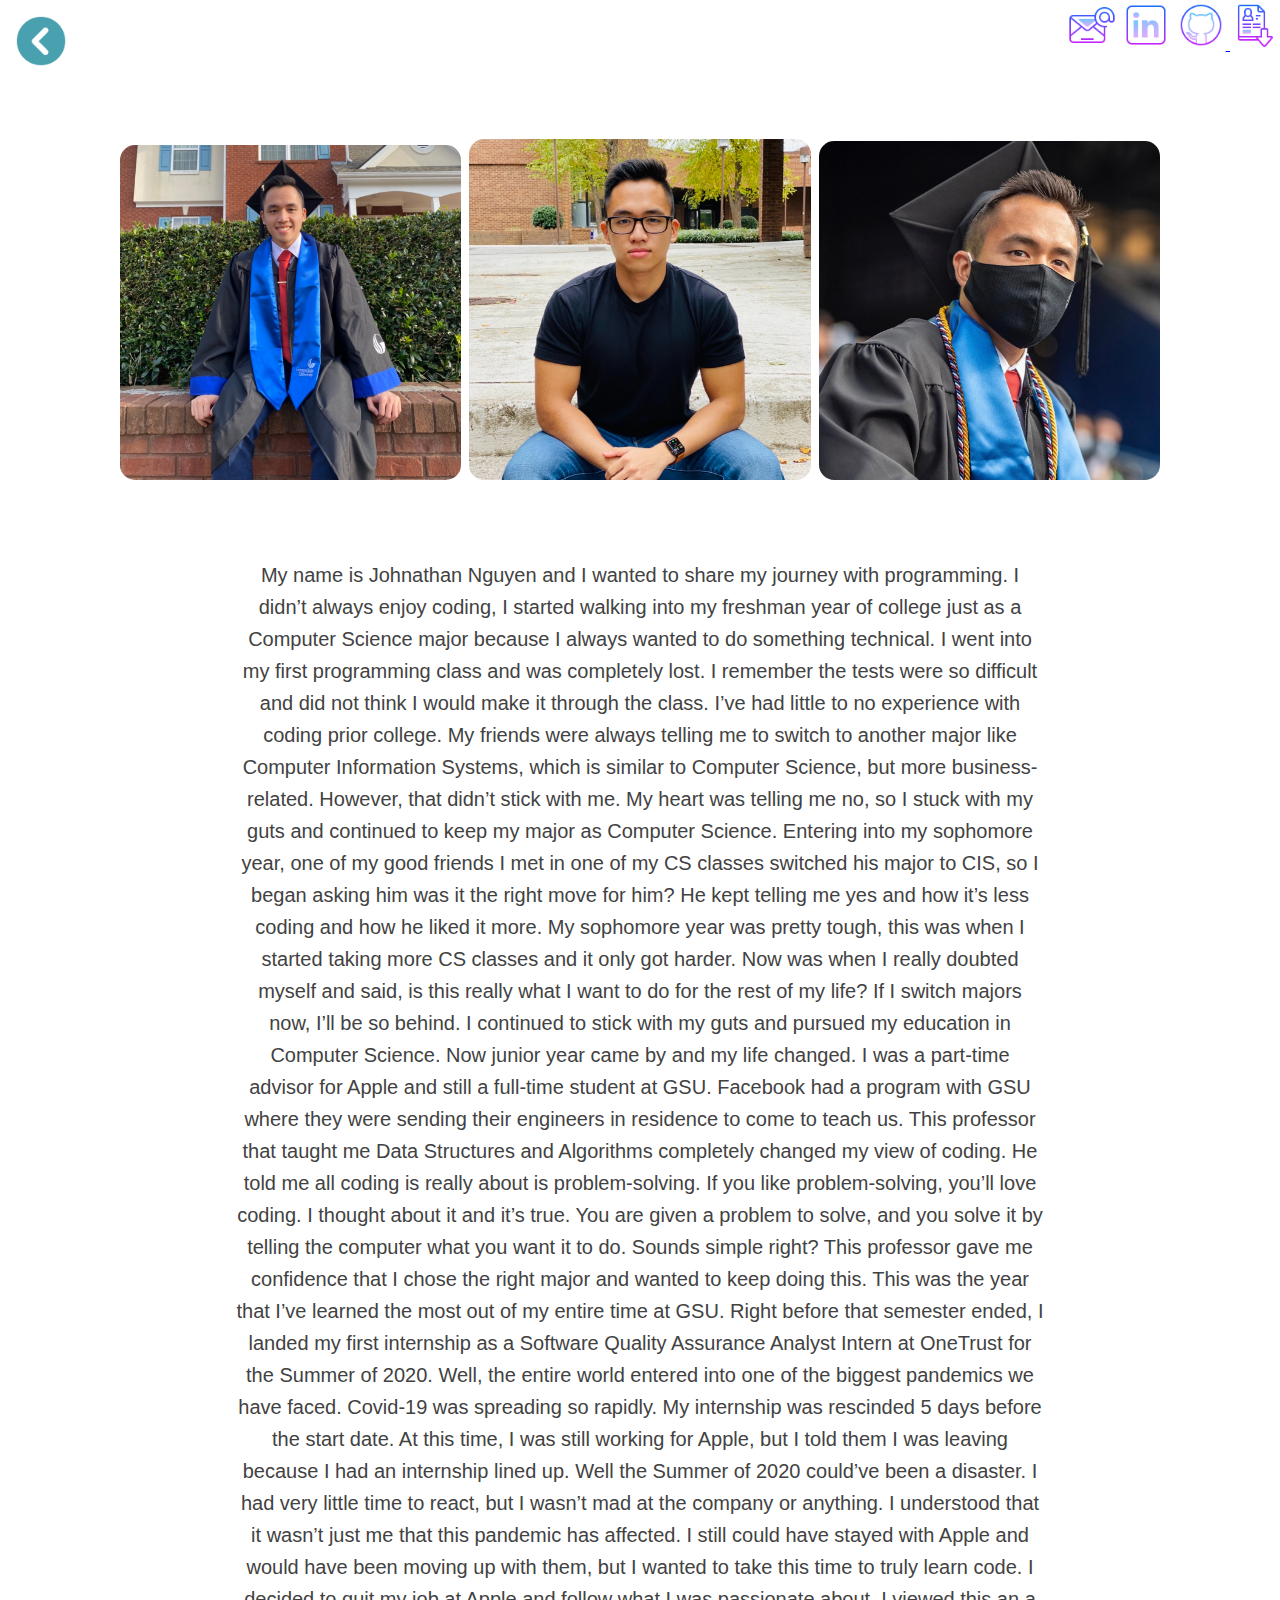
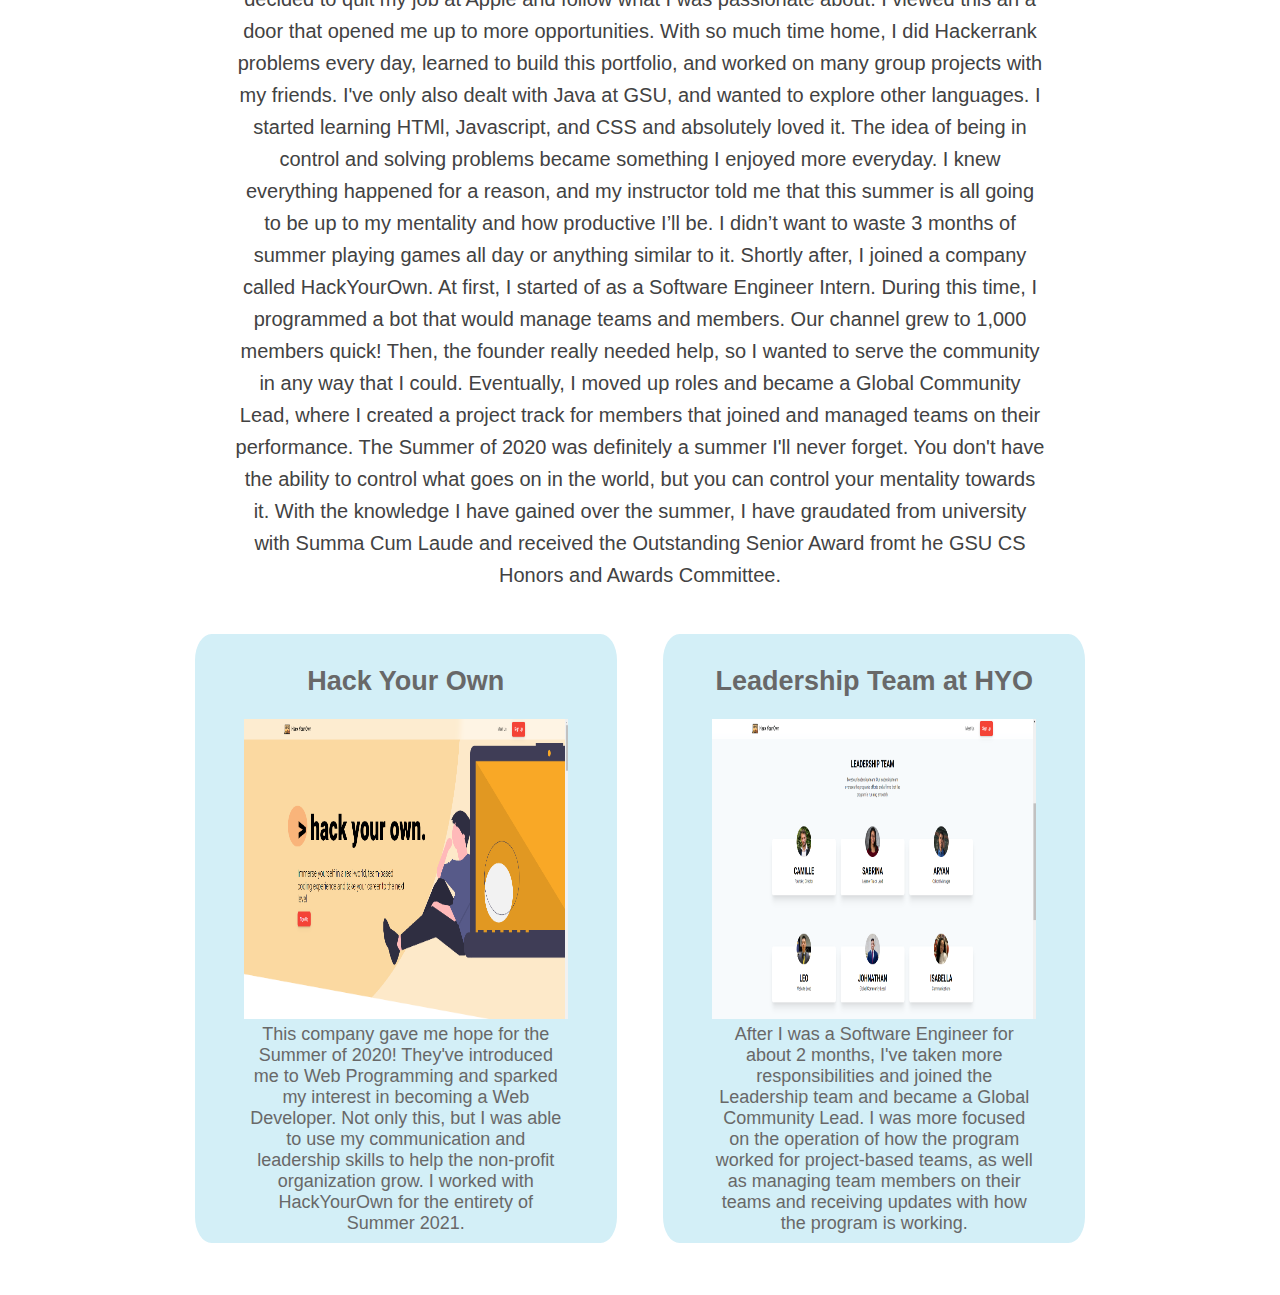
<file: aboutme.html>
<!DOCTYPE html>
<html lang="en-us">

<head>
    <meta charset="UTF-8">
    <link rel="stylesheet" href="./css/about.css" type="text/css">
    <TITLE>About Me</TITLE>
</head>

<!---3) Image as a background-->

<body>
    <div id="heading">
        <h1>About Me</h1>
        <img id="grad" src="./images/grad.jpg" alt="grad">
        <img id="headshot" src="./images/headshot.jpg" alt="headshot">
        <img id="gradmask" src="./images/gradmask.jpg" alt="gradmask">

    </div>

    <div id="container">
        <div id="aboutme">
            <p>My name is Johnathan Nguyen and I wanted to share my journey with programming. I didn’t always enjoy
                coding,
                I started walking into my freshman year of college just as a Computer Science major because I always
                wanted to
                do something technical. I went into my first programming class and was completely lost. I remember the
                tests were
                so difficult and did not think I would make it through the class. I’ve had little to no experience with
                coding prior college.
                My friends were always telling me to switch to another major like Computer Information Systems, which is
                similar to
                Computer Science, but more business-related. However, that didn’t stick with me. My heart was telling me
                no, so
                I stuck with my guts and continued to keep my major as Computer Science. Entering into my sophomore
                year, one of
                my good friends I met in one of my CS classes switched his major to CIS, so I began asking him was it
                the right
                move for him? He kept telling me yes and how it’s less coding and how he liked it more. My sophomore
                year was
                pretty tough, this was when I started taking more CS classes and it only got harder. Now was when I
                really
                doubted myself and said, is this really what I want to do for the rest of my life? If I switch majors
                now, I’ll be so behind. I continued to stick with my guts and pursued my education in Computer Science.
                Now junior year came by and my life changed. I was a part-time advisor for Apple and still a full-time
                student at GSU. Facebook had a program with GSU where they were sending their engineers in residence to
                come to
                teach us. This professor that taught me Data Structures and Algorithms completely changed my view of
                coding. He
                told me all coding is really about is problem-solving. If you like problem-solving, you’ll love coding.
                I thought
                about it and it’s true. You are given a problem to solve, and you solve it by telling the computer what
                you want
                it to do. Sounds simple right? This professor gave me confidence that I chose the right major and wanted
                to keep
                doing this. This was the year that I’ve learned the most out of my entire time at GSU. Right before that
                semester
                ended, I landed my first internship as a Software Quality Assurance Analyst Intern at OneTrust for the
                Summer of
                2020. Well, the entire world entered into one of the biggest pandemics we have faced. Covid-19 was
                spreading so
                rapidly. My internship was rescinded 5 days before the start date. At this time, I was still working for
                Apple,
                but I told them I was leaving because I had an internship lined up. Well the Summer of 2020 could’ve
                been a disaster.
                I had very little time to react, but I wasn’t mad at the company or anything. I understood that it
                wasn’t just me that
                this pandemic has affected. I still could have stayed with Apple and would have been moving up with
                them, but I
                wanted to take this time to truly learn code. I decided to quit my job at Apple and follow what I was
                passionate
                about. I viewed this an a door that opened me up to more opportunities. With so much time home, I did
                Hackerrank
                problems every day, learned to build this portfolio, and worked on many group projects with my friends.
                I've only
                also dealt with Java at GSU, and wanted to explore other languages. I started learning HTMl, Javascript,
                and CSS
                and absolutely loved it. The idea of being in control and solving problems became something I enjoyed
                more everyday.
                I knew everything happened for a reason, and my instructor told me that this summer is all going to be
                up to my mentality
                and how productive I’ll be. I didn’t want to waste 3 months of summer playing games all day or anything
                similar
                to it. Shortly after, I joined a company called HackYourOwn. At first, I started of as a Software
                Engineer Intern. During this time,
                I programmed a bot that would manage teams and members. Our channel grew to 1,000 members quick! Then,
                the founder really needed help,
                so I wanted to serve the community in any way that I could. Eventually, I moved up roles and became a
                Global Community Lead, where I created a
                project track for members that joined and managed teams on their performance. The Summer of 2020 was
                definitely a summer
                I'll never forget. You don't have the ability to control what goes on in the world, but you can control
                your mentality towards it.
                With the knowledge I have gained over the summer, I have graudated from university with Summa Cum Laude
                and received the Outstanding Senior Award
                fromt he GSU CS Honors and Awards
                Committee.
            </p>
        </div>


        <div id="hyo">
            <div id="hyo1">
                <a href="http://hackyourown.org/">
                    <header>
                        <h2>Hack Your Own</h2>
                    </header>
                    <img src="images/HYO.png" alt="hyoimg1" />
                    <p>This company gave me hope for the Summer of 2020! They've introduced me to Web Programming and
                        sparked my interest in becoming a Web Developer. Not only this, but I was able to use my
                        communication and leadership skills to help the non-profit organization grow. I worked with
                        HackYourOwn for the entirety of Summer 2021.
                    </p>

                </a>
            </div>

            <div id="hyo2">
                <a href="http://hackyourown.org/meet-us">
                    <header>
                        <h2>Leadership Team at HYO</h2>
                    </header>
                    <img src="images/Leadership.png" alt="" />
                    <p>After I was a Software Engineer for about 2 months, I've taken more responsibilities and joined
                        the Leadership team and became a Global Community Lead. I was more focused on the operation
                        of how the program worked for project-based teams, as well as managing team members on their
                        teams
                        and receiving updates with how the program is working.
                    </p>
                </a>
            </div>
        </div>
    </div>
    <div id="links">
        <section class="contact-info">
            <a href="mailto:johnathan.nguyen1999@gmail.com"><img src="images/email.png" alt="email"></a>
            <a href="https://www.linkedin.com/in/johnathan-nguyen-001768147"><img src="images/linkedin.png"
                    alt="linkedin"></a>
            <a href="https://github.com/jnguyen113">
                <img src="images/github.png" alt="github">
            </a>
            <a href="Johnathan_Nguyen_Resume.docx" download>
                <img src="images/Resume.png" alt="resume">
            </a>
        </section>
    </div>
    <div id="back">
        <a href="index.html"><img src="images/back.png" alt="back"></a>
    </div>




</body>

</html>
</file>
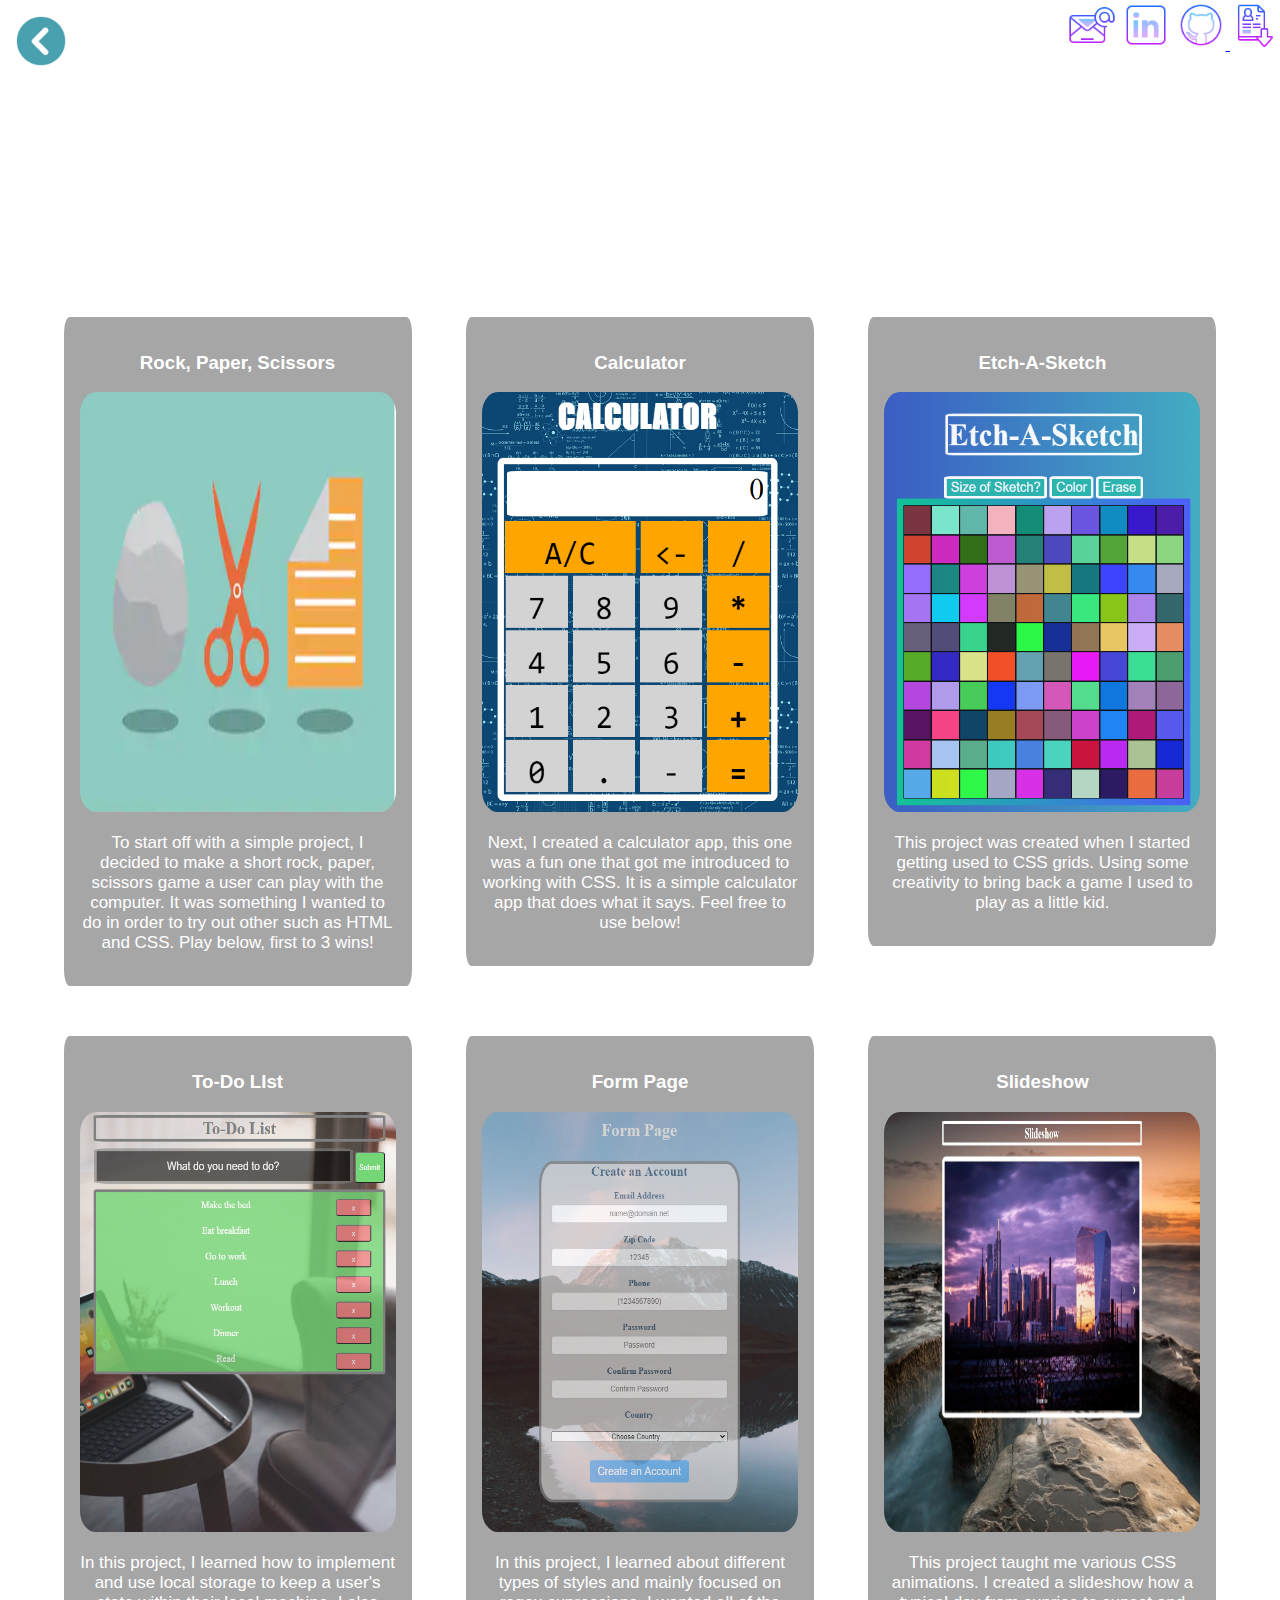
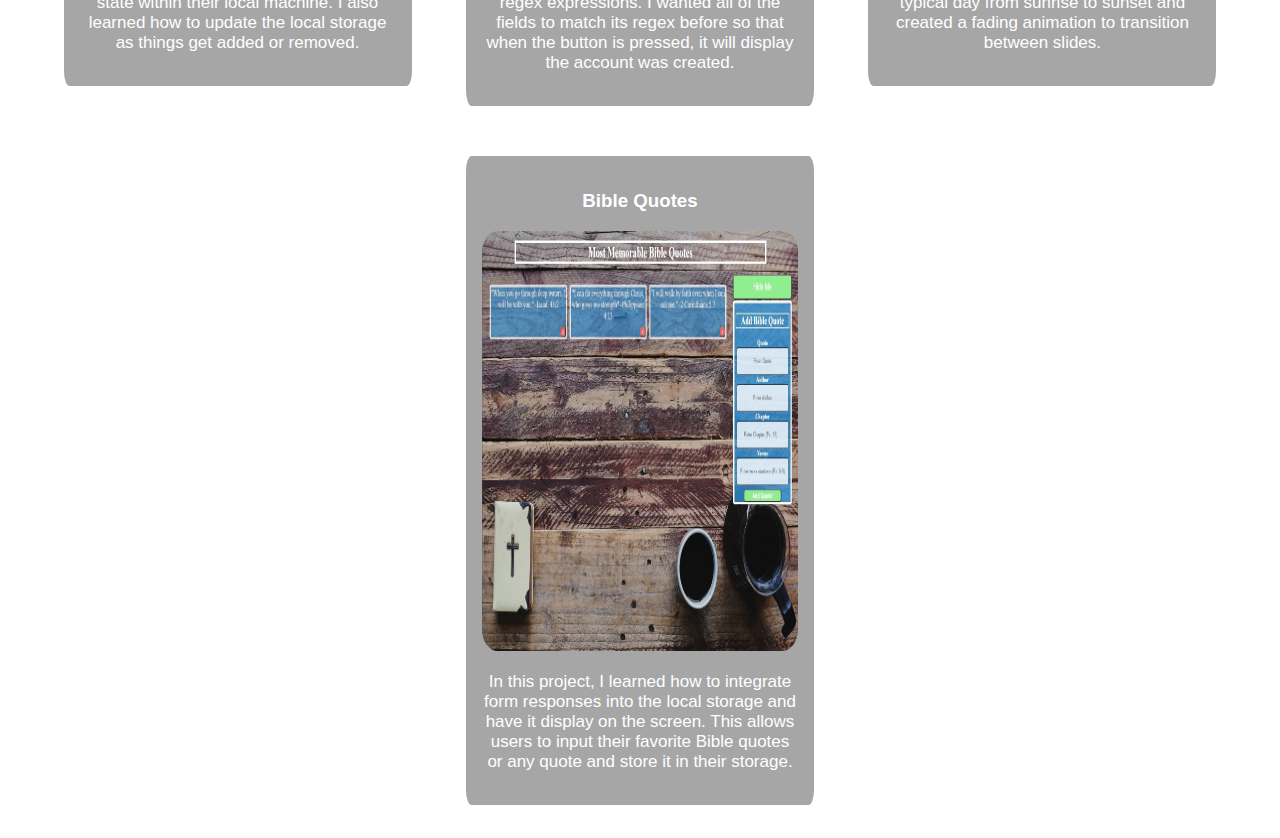
<file: personalProjects.html>
<!DOCTYPE html>
<html lang="en-us">

<head>
    <meta charset="UTF-8">
    <link rel="stylesheet" href="css/project.css" type="text/css">
    <TITLE>Johnathan Nguyen's Personal Projects</TITLE>
</head>

<!---3) Image as a background-->

<body>
    <div id="entirebody">

        <div id="heading">
            <h1>My Personal Projects</h1>
        </div>
        <p class="description"> Here is all the personal Projects I've worked on to gain knowledge
            of the Web Development Technologies. The projects are listed in the order of creation,
            my newest and more rigorous projects are at the bottom. These are the small projects that came up in my mind
            that I decided to code out. By starting from the
            basics, I was able to relearn some of the old things that I may have missed. In here is all my
            projects, even the ones I haven't listed below. You can also view the source codes here.
        </p>
        <div id="container">

            <div id="rps">
                <a href="https://jnguyen113.github.io/rps/">
                    <h3>Rock, Paper, Scissors</h3> <img src="images/rps.png" alt="rockpaperscissors" />
                    <p>To start off with a simple project, I decided to make a short rock, paper, scissors game
                        a user can
                        play with the computer. It was something I wanted to do in order to try out other such
                        as HTML and
                        CSS. Play below, first to 3 wins!</p>
                </a>
            </div>
            <div id="calc">
                <a href="https://jnguyen113.github.io/Calculator/">
                    <h3>Calculator</h3>
                    <img src="images/calculator.png" alt="calculator" />
                    <p>Next, I created a calculator app, this one was a fun one that got me introduced to working
                        with CSS.
                        It is a simple calculator app that does what it says. Feel free to use below!</p>
                </a>
            </div>
            <div id="etch">
                <a href="https://jnguyen113.github.io/Sketch/">
                    <h3>Etch-A-Sketch</h3>
                    <img src="images/sketch.png" alt="sketch" />
                    <p>This project was created when I started getting used to CSS grids. Using some creativity to
                        bring
                        back a game I used to play as a little kid. </p>
                </a>
            </div>
            <div id="todo">
                <a href="https://jnguyen113.github.io/todo/">
                    <h3>To-Do LIst</h3>
                    <img src="images/todo.png" alt="todo" />
                    <p>In this project, I learned how to implement and use local storage to keep a user's state
                        within their
                        local machine. I also learned how to update the local storage as things get added or
                        removed.</p>
                </a>
            </div>
            <div id="formpage">
                <a href="https://jnguyen113.github.io/Form/">
                    <h3>Form Page</h3>
                    <img src="images/form.png" alt="forms" />
                    <p>In this project, I learned about different types of styles and mainly focused on regex
                        expressions. I
                        wanted all of the fields to match its regex before so that when the button is pressed, it
                        will
                        display the account was created.</p>
                </a>
            </div>
            <div id="slideshow">
                <a href="https://jnguyen113.github.io/slideshow/">
                    <h3>Slideshow</h3>
                    <img src="images/slideshow.jpg" alt="slideshow" />
                    <p>This project taught me various CSS animations. I created a slideshow how a typical day from
                        sunrise
                        to sunset and created a fading animation to transition between slides. </p>
                </a>
            </div>
            <div id="bibleQuotes">
                <a href="https://jnguyen113.github.io/Quotes/">
                    <h3>Bible Quotes</h3>
                    <img src="images/quotes.jpg" alt="quotes" />
                    <p>In this project, I learned how to integrate form responses into the local storage and
                        have it display
                        on the screen. This allows users to input their favorite Bible quotes or any quote and
                        store it in
                        their storage.</p>
                </a>
            </div>
        </div>

    </div>

    <div id="links">
        <section class="contact-info">
            <a href="mailto:johnathan.nguyen1999@gmail.com"><img src="images/email.png" alt="email"></a>
            <a href="https://www.linkedin.com/in/johnathan-nguyen-001768147"><img src="images/linkedin.png"
                    alt="linkedin"></a>
            <a href="https://github.com/jnguyen113">
                <img src="images/github.png" alt="github">
            </a>
            <a href="Johnathan_Nguyen_Resume.docx" download>
                <img src="images/Resume.png" alt="resume">
            </a>
        </section>
    </div>
    <div id="back">
        <a href="index.html"><img src="images/back.png" alt="back"></a>
    </div>


</body>

</html>
</file>
<file: css/about.css>
h1{
    font-size: 70px;
    margin-bottom: 10px;
    text-align: center;
    color: white;
}

body{
    background-image: url('https://images.unsplash.com/photo-1557683316-973673baf926?ixlib=rb-1.2.1&ixid=MnwxMjA3fDB8MHxwaG90by1wYWdlfHx8fGVufDB8fHx8&auto=format&fit=crop&w=1015&q=80') ;
    background-size: cover;
    background-repeat: no-repeat;
    font-family:'Gill Sans', 'Gill Sans MT', Calibri, 'Trebuchet MS', sans-serif;
    text-align: center;
}

#heading img{
    height: 30%;
    width: 27%;
    border: 2px solid white;
    border-radius: 5%;
}

#grad, #headshot, #gradmask{
    margin-bottom: 2em;
}

#container{
    border: 5px solid white;
    background-color: rgba(255, 255, 255, 0.651);
    border-radius: 5%;
    padding: 1em;
    width: 80%;
    margin: 0 auto;
}

#aboutme{
    color: rgb(66, 66, 66);
    font-size: 20px;
    width: 80%;
    margin: auto;
}

#aboutme p{
    line-height: 1.6;
}

#hyo{
    text-align: center;
    color: white;
    width: 100%;
    display: flex;
    justify-content: center;
}

#hyo a{
    text-decoration: none;
    color: black;
}



#hyo1 img, #hyo2 img{
    height: 300px;
    width: 80%;
}

#hyo1 p, #hyo2 p{
    width: 80%;
    margin: auto;
    color: rgb(104, 104, 104);
}


h2{
    color: rgb(104, 104, 104);
}

#hyo1, #hyo2{
    background-color: rgba(187, 230, 243, 0.651);
    margin: 1em;
    border: 5px solid white;
    border-radius: 5%;
    width: 40%;
    padding: .5em;
    font-size: 18px;
}

#hyo1:hover, #hyo2:hover{
    transform: scale(1.05);
}


#links{
    position: absolute;
    top: 0;
    right: 0;
}

#links img{
    height: 50px;
    width: 50px;
}

#links img:hover{
    transform: scale(1.2);
}

#back{
    position: absolute;
    margin-top: 1em;
    margin-left: 1em;
    top: 0;
    left: 0;
}

#back img{
    height: 50px;
    width: 50px;
}

#back img:hover{
    transform: scale(1.2);
}
</file>
<file: css/project.css>
h1{
    font-size: 70px;
    margin-bottom: 10px;
}

body{
    background-image: url('https://media.gettyimages.com/videos/smooth-clean-and-abstract-looped-gradient-background-4k-video-for-video-id1146013421?s=640x640') ;
    background-size: cover;
    background-repeat: no-repeat;
    font-family:'Gill Sans', 'Gill Sans MT', Calibri, 'Trebuchet MS', sans-serif;
}

#heading{
    color: white;
    text-align: center;
}

.description{
    margin: auto;
    font-size: 20px;
    width: 80%;
    color: white;
    text-align: center;
    margin-bottom: 2em;
}

h3{
    color: white;
    text-align: center;
}

#entirebody{
    text-align: center;
    margin: 0 auto;
    width: 100%;
}

#container{
    display: inline-block;
    justify-content: center;
    position: relative;
}


#container a{
    text-decoration: none;
    color: white;
}

#container a:hover{
    transform: scale(1.2);
}

#container img{
    text-align: center;
    height: 420px;
    width: 100%;
    border-radius: 5%;
}


#rps, #calc, #etch, #todo, #formpage, #slideshow, #bibleQuotes {
    background-color: rgba(128, 128, 128, 0.699);
    width: 25%;
    height: 60%;
    margin: 20px;
    display: inline-block;
    vertical-align: top;
    border: 5px solid white;
    border-radius: 3%;
    padding: 1em;
}

p{
    font-size: 17px;
}

#rps:hover, #calc:hover, #etch:hover, #todo:hover, #formpage:hover, #slideshow:hover, #bibleQuotes:hover{
    transform: scale(1.1);
}

#links{
    position: absolute;
    top: 0;
    right: 0;
}

#links img{
    height: 50px;
    width: 50px;
}

#links img:hover{
    transform: scale(1.2);
}

#back{
    position: absolute;
    margin-top: 1em;
    margin-left: 1em;
    top: 0;
    left: 0;
}

#back img{
    height: 50px;
    width: 50px;
}

#back img:hover{
    transform: scale(1.2);
}
</file>
